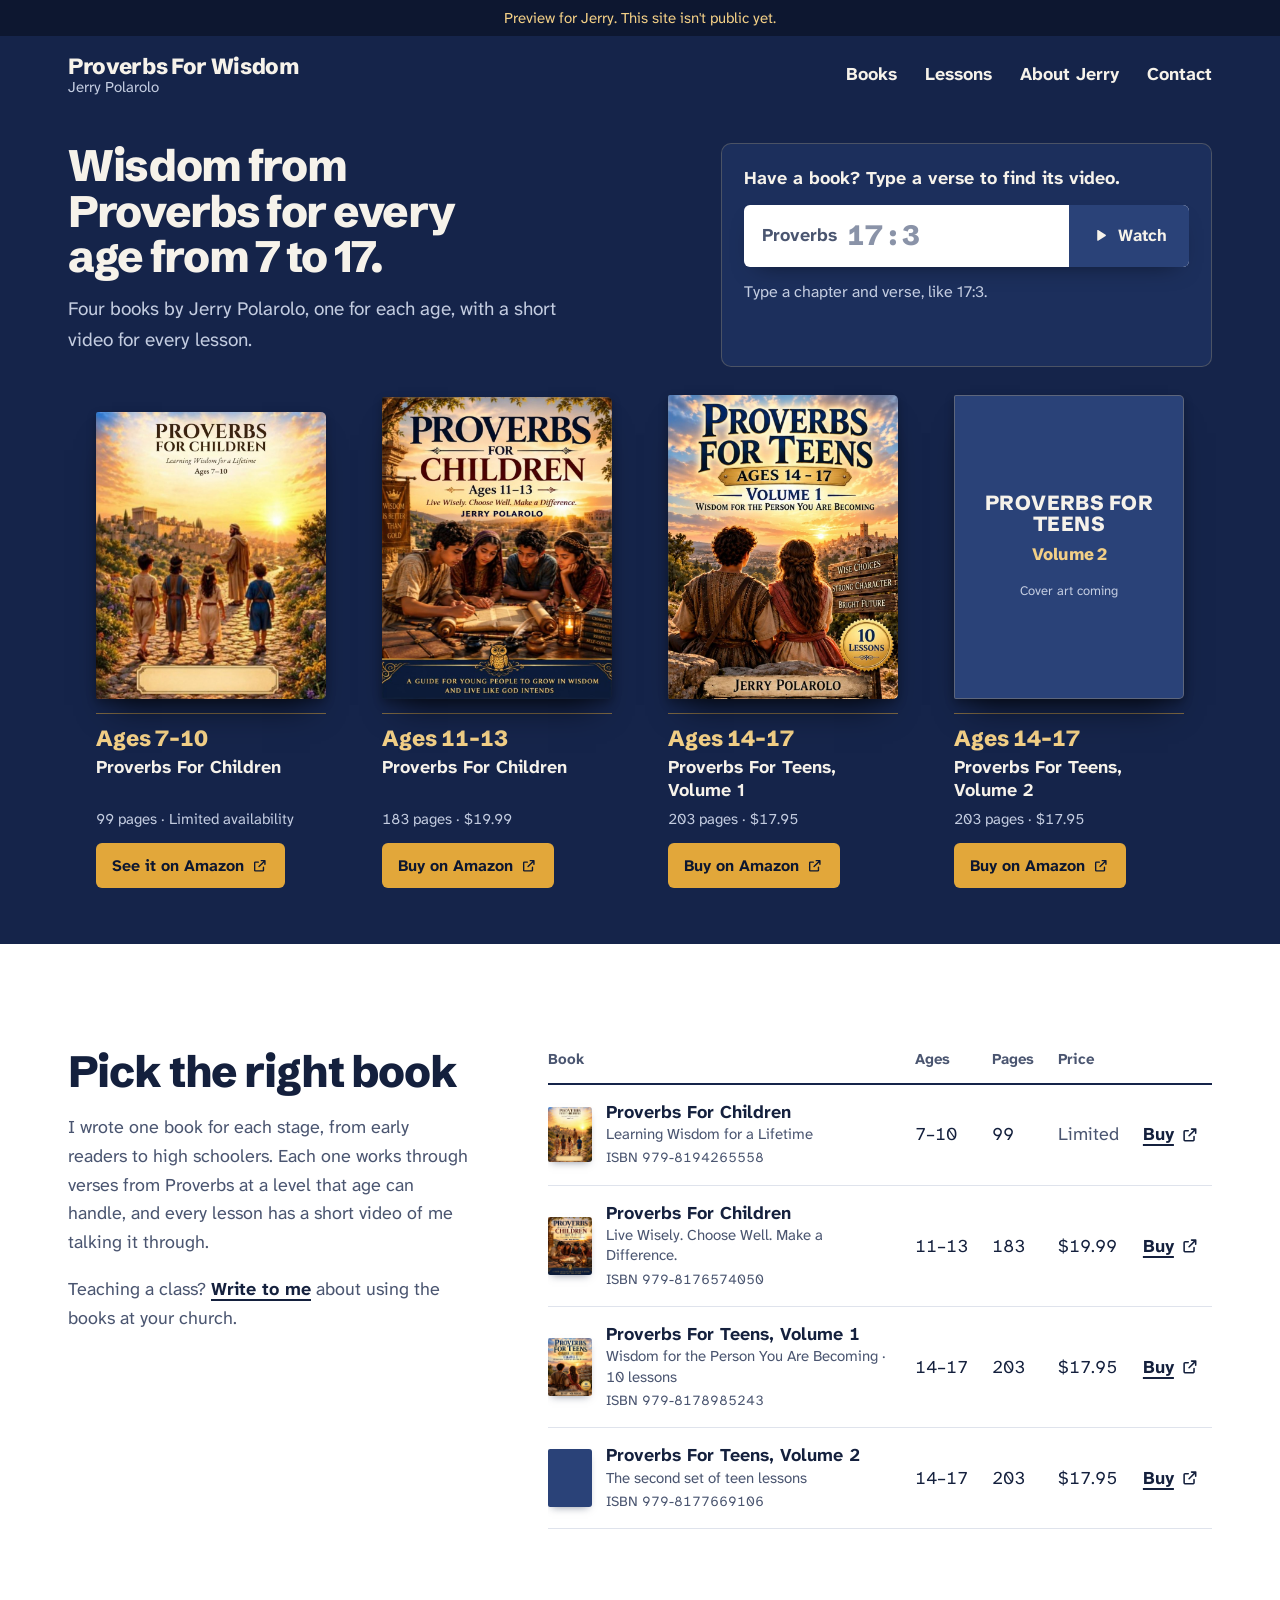
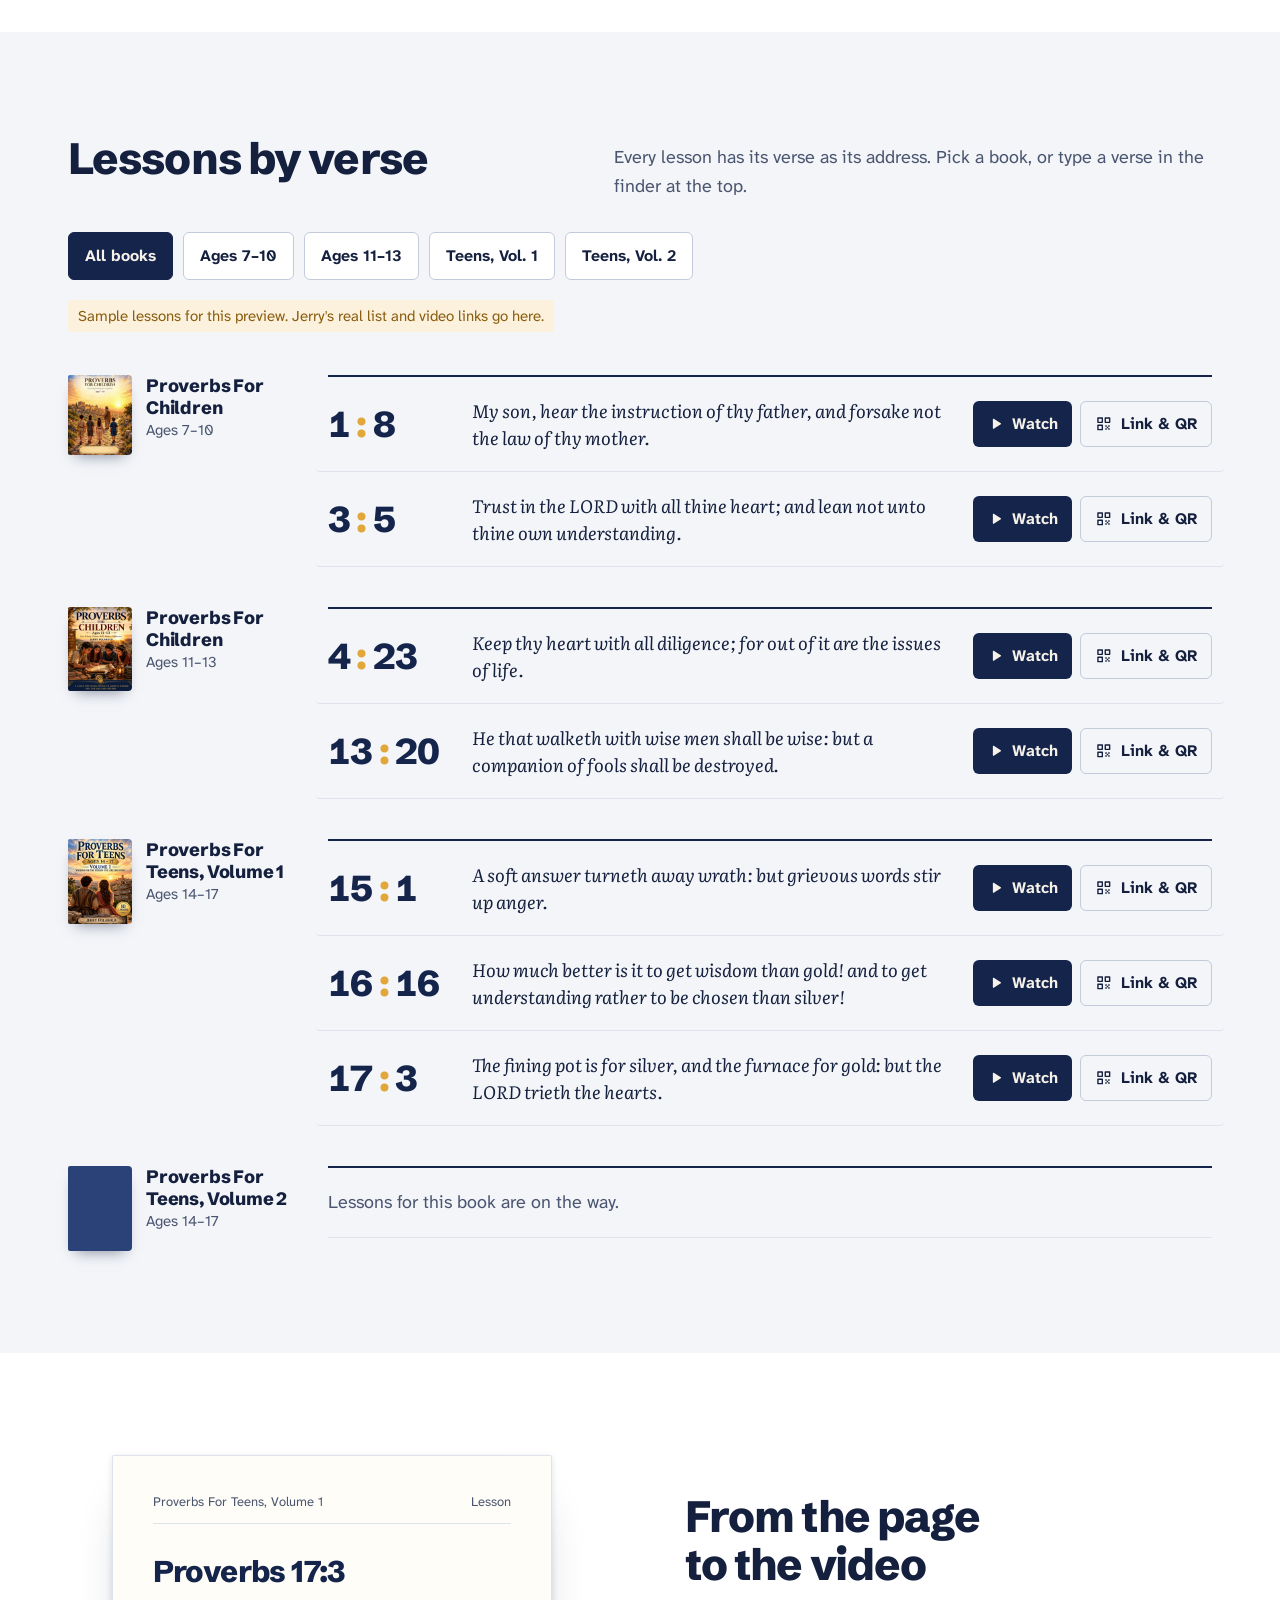
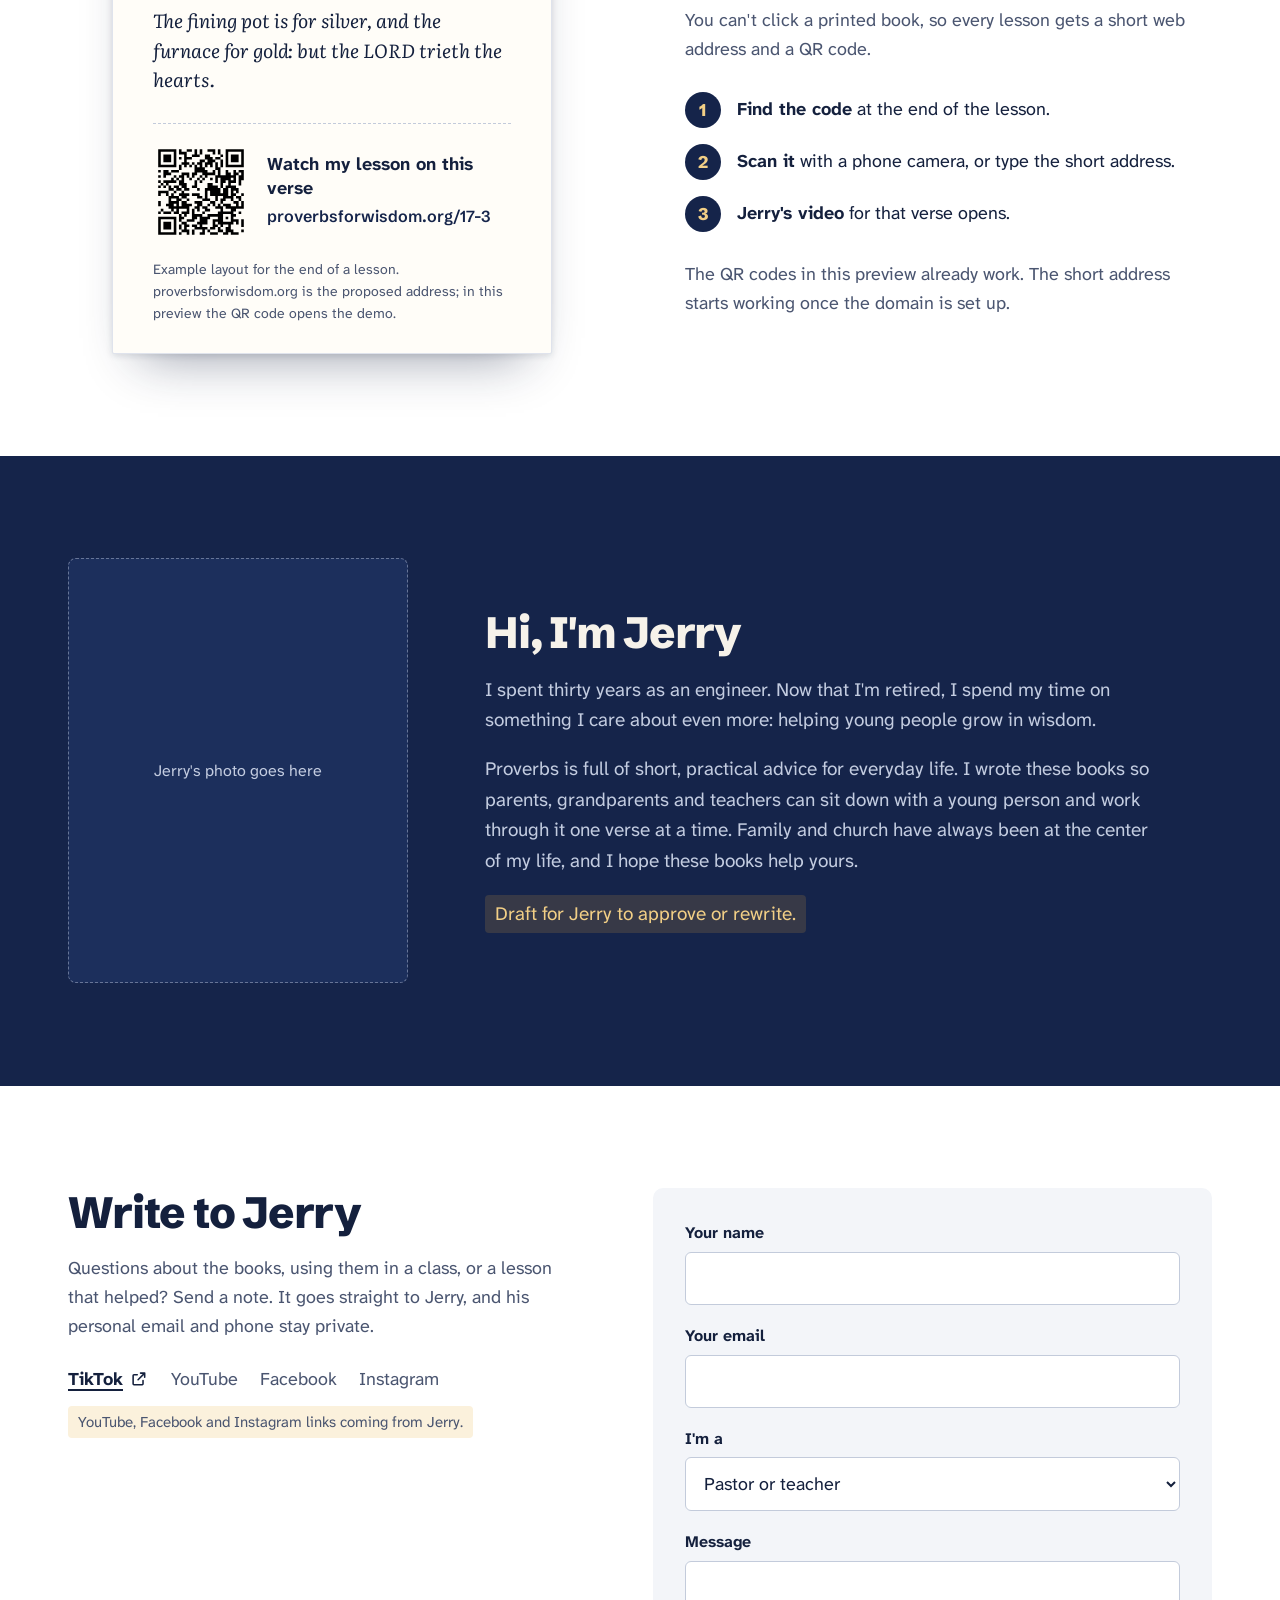
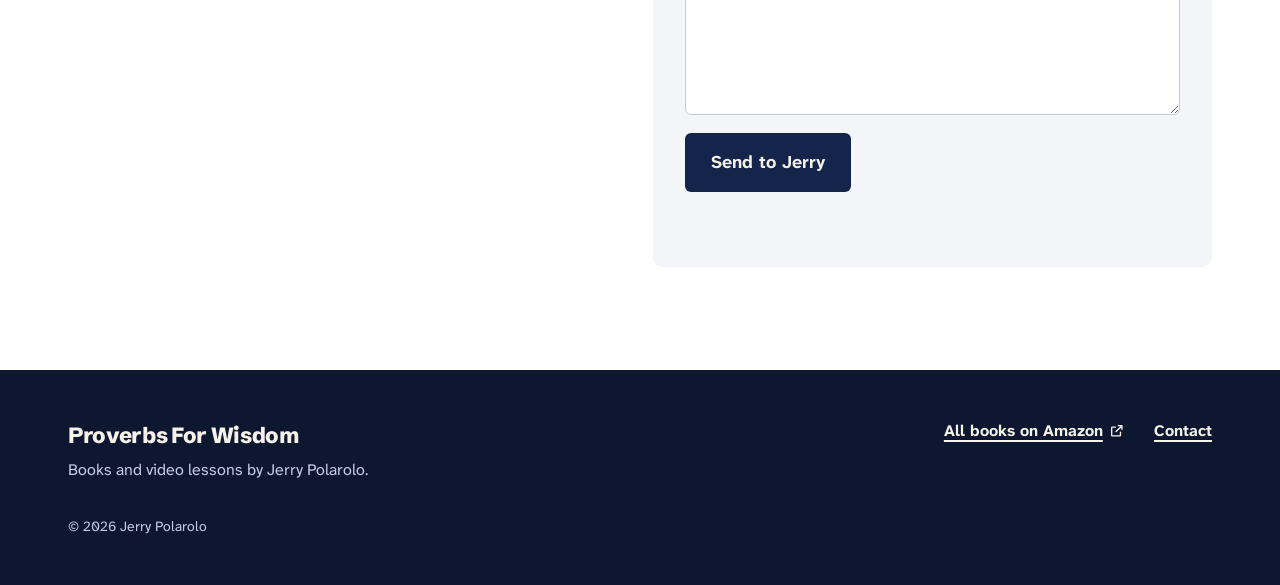
<file: index.html>
<!doctype html>
<html lang="en">
<head>
<meta charset="utf-8">
<meta name="viewport" content="width=device-width, initial-scale=1">
<title>Proverbs For Wisdom · Books by Jerry Polarolo</title>
<meta name="description" content="Four books from the Book of Proverbs by Jerry Polarolo, one for each age from 7 to 17, with a short video for every lesson.">
<!-- PREVIEW ONLY: remove the robots line and the preview strip at launch. -->
<meta name="robots" content="noindex, nofollow">
<meta property="og:title" content="Proverbs For Wisdom">
<meta property="og:description" content="Wisdom from Proverbs for every age from 7 to 17. Books and video lessons by Jerry Polarolo.">
<meta property="og:image" content="assets/covers/children-11-13.jpg">
<link rel="icon" href="data:image/svg+xml,%3Csvg xmlns='http://www.w3.org/2000/svg' viewBox='0 0 32 32'%3E%3Crect width='32' height='32' rx='6' fill='%2315244a'/%3E%3Cpath d='M10 7h7.5a6 6 0 0 1 0 12H14v6h-4z M14 11v4h3.3a2 2 0 0 0 0-4z' fill='%23e2a73a' fill-rule='evenodd'/%3E%3C/svg%3E">
<link rel="preload" href="assets/fonts/schibsted-grotesk-normal-600.woff2" as="font" type="font/woff2" crossorigin>
<link rel="stylesheet" href="styles.css">
</head>
<body>
<svg width="0" height="0" class="sprite" aria-hidden="true">
  <symbol id="i-out" viewBox="0 0 24 24"><path d="M14 5h5v5M19 5l-8 8M17 14v4a1 1 0 0 1-1 1H6a1 1 0 0 1-1-1V8a1 1 0 0 1 1-1h4" fill="none" stroke="currentColor" stroke-width="1.9" stroke-linecap="round" stroke-linejoin="round"/></symbol>
  <symbol id="i-play" viewBox="0 0 24 24"><path d="M8 5.8v12.4a.8.8 0 0 0 1.2.7l9.6-6.2a.8.8 0 0 0 0-1.4L9.2 5.1A.8.8 0 0 0 8 5.8z" fill="currentColor"/></symbol>
  <symbol id="i-link" viewBox="0 0 24 24"><path d="M10 14a4 4 0 0 0 5.7 0l3-3a4 4 0 0 0-5.7-5.7l-1 1M14 10a4 4 0 0 0-5.7 0l-3 3a4 4 0 0 0 5.7 5.7l1-1" fill="none" stroke="currentColor" stroke-width="1.9" stroke-linecap="round"/></symbol>
  <symbol id="i-qr" viewBox="0 0 24 24"><path d="M4 4h6v6H4zM14 4h6v6h-6zM4 14h6v6H4z" fill="none" stroke="currentColor" stroke-width="1.9" stroke-linejoin="round"/><path d="M14 14h2v2h-2zM18 14h2v2h-2zM16 16h2v2h-2zM14 18h2v2h-2zM18 18h2v2h-2z" fill="currentColor"/></symbol>
  <symbol id="i-check" viewBox="0 0 24 24"><path d="M5 12.5l4.5 4.5L19 7.5" fill="none" stroke="currentColor" stroke-width="2.2" stroke-linecap="round" stroke-linejoin="round"/></symbol>
  <symbol id="i-down" viewBox="0 0 24 24"><path d="M12 5v14M6 13l6 6 6-6" fill="none" stroke="currentColor" stroke-width="1.9" stroke-linecap="round" stroke-linejoin="round"/></symbol>
</svg>

<a class="skip" href="#books">Skip to the books</a>

<div class="preview-strip" role="note">Preview for Jerry. This site isn't public yet.</div>

<header class="masthead">
  <div class="wrap masthead-inner">
    <a class="wordmark" href="#top" aria-label="Proverbs For Wisdom, home">
      <span class="wordmark-name">Proverbs For Wisdom</span>
      <span class="wordmark-by">Jerry Polarolo</span>
    </a>
    <nav class="nav" aria-label="Main">
      <a href="#books">Books</a>
      <a href="#lessons">Lessons</a>
      <a href="#about">About Jerry</a>
      <a href="#contact">Contact</a>
    </nav>
  </div>
</header>

<main id="top">
  <section class="hero" aria-labelledby="hero-title">
    <div class="wrap hero-grid">
      <div class="hero-copy">
        <h1 id="hero-title">Wisdom from Proverbs for every age from&nbsp;7&nbsp;to&nbsp;17.</h1>
        <p class="hero-lede">Four books by Jerry Polarolo, one for each age, with a short video for every lesson.</p>
      </div>

      <form class="finder" id="finder" autocomplete="off" novalidate>
        <label class="finder-label" for="verse">Have a book? Type a verse to find its video.</label>
        <div class="finder-row">
          <span class="finder-prefix" aria-hidden="true">Proverbs</span>
          <input class="finder-input" id="verse" name="verse" type="text" inputmode="decimal" placeholder="17:3" aria-describedby="finder-status" spellcheck="false">
          <button class="btn finder-go" type="submit"><svg class="ic"><use href="#i-play"/></svg>Watch</button>
        </div>
        <div class="finder-status" id="finder-status" aria-live="polite">Type a chapter and verse, like 17:3.</div>
        <div class="finder-result" id="finder-result" hidden></div>
      </form>

      <ol class="shelf" id="books" aria-label="The four books, youngest to oldest"></ol>
    </div>
  </section>

  <section class="section pick" aria-labelledby="pick-title">
    <div class="wrap pick-grid">
      <div class="pick-copy">
        <h2 id="pick-title">Pick the right book</h2>
        <p>I wrote one book for each stage, from early readers to high schoolers. Each one works through verses from Proverbs at a level that age can handle, and every lesson has a short video of me talking it through.</p>
        <p class="note">Teaching a class? <a href="#contact">Write to me</a> about using the books at your church.</p>
      </div>
      <div class="table-scroll">
        <table class="facts-table">
          <caption class="sr">The four books compared</caption>
          <thead>
            <tr><th scope="col">Book</th><th scope="col">Ages</th><th scope="col">Pages</th><th scope="col">Price</th><th scope="col"><span class="sr">Amazon</span></th></tr>
          </thead>
          <tbody id="facts-body"></tbody>
        </table>
      </div>
    </div>
  </section>

  <section class="section lessons" id="lessons" aria-labelledby="lessons-title">
    <div class="wrap">
      <div class="lessons-head">
        <h2 id="lessons-title">Lessons by verse</h2>
        <p>Every lesson has its verse as its address. Pick a book, or type a verse in the finder at the top.</p>
      </div>
      <div class="filters" role="group" aria-label="Show lessons from">
        <button type="button" class="chip" data-filter="all" aria-pressed="true">All books</button>
      </div>
      <p class="sample-note">Sample lessons for this preview. Jerry's real list and video links go here.</p>
      <div class="library" id="library"></div>
    </div>
  </section>

  <section class="section page-to-video" aria-labelledby="ptv-title">
    <div class="wrap ptv-grid">
      <figure class="printed-page" aria-label="Example of a lesson's last page with its QR code and short address">
        <div class="pp-head"><span>Proverbs For Teens, Volume 1</span><span>Lesson</span></div>
        <p class="pp-ref">Proverbs 17:3</p>
        <blockquote class="pp-verse">The fining pot is for silver, and the furnace for gold: but the LORD trieth the hearts.</blockquote>
        <div class="pp-code">
          <img src="assets/qr/17-3.svg" alt="QR code for the Proverbs 17:3 lesson" width="96" height="96">
          <div><strong>Watch my lesson on this verse</strong><span class="pp-url">proverbsforwisdom.org<wbr><span class="nowrap">/17-3</span></span></div>
        </div>
        <figcaption>Example layout for the end of a lesson. proverbsforwisdom.org is the proposed address; in this preview the QR code opens the demo.</figcaption>
      </figure>
      <div class="ptv-copy">
        <h2 id="ptv-title">From the page to the video</h2>
        <p>You can't click a printed book, so every lesson gets a short web address and a QR code.</p>
        <ol class="steps">
          <li><strong>Find the code</strong> at the end of the lesson.</li>
          <li><strong>Scan it</strong> with a phone camera, or type the short address.</li>
          <li><strong>Jerry's video</strong> for that verse opens.</li>
        </ol>
        <p class="note">The QR codes in this preview already work. The short address starts working once the domain is set up.</p>
      </div>
    </div>
  </section>

  <section class="section about" id="about" aria-labelledby="about-title">
    <div class="wrap about-grid">
      <div class="portrait" role="img" aria-label="Space for Jerry's photo">
        <span>Jerry's photo goes here</span>
      </div>
      <div class="about-copy">
        <h2 id="about-title">Hi, I'm Jerry</h2>
        <p>I spent thirty years as an engineer. Now that I'm retired, I spend my time on something I care about even more: helping young people grow in wisdom.</p>
        <p>Proverbs is full of short, practical advice for everyday life. I wrote these books so parents, grandparents and teachers can sit down with a young person and work through it one verse at a time. Family and church have always been at the center of my life, and I hope these books help yours.</p>
        <p class="sample-note">Draft for Jerry to approve or rewrite.</p>
      </div>
    </div>
  </section>

  <section class="section contact" id="contact" aria-labelledby="contact-title">
    <div class="wrap contact-grid">
      <div class="contact-copy">
        <h2 id="contact-title">Write to Jerry</h2>
        <p>Questions about the books, using them in a class, or a lesson that helped? Send a note. It goes straight to Jerry, and his personal email and phone stay private.</p>
        <ul class="social" aria-label="Jerry's video channels">
          <li><a href="https://www.tiktok.com/@jerrypolarolo" rel="noopener">TikTok <svg class="ic"><use href="#i-out"/></svg></a></li>
          <li><span>YouTube</span></li>
          <li><span>Facebook</span></li>
          <li><span>Instagram</span></li>
        </ul>
        <p class="sample-note">YouTube, Facebook and Instagram links coming from Jerry.</p>
      </div>
      <form class="contact-form" id="contact-form" novalidate>
        <div class="field">
          <label for="c-name">Your name</label>
          <input id="c-name" name="name" type="text" autocomplete="name" required>
        </div>
        <div class="field">
          <label for="c-email">Your email</label>
          <input id="c-email" name="email" type="email" autocomplete="email" required>
        </div>
        <div class="field">
          <label for="c-who">I'm a</label>
          <select id="c-who" name="who">
            <option>Pastor or teacher</option>
            <option>Parent or grandparent</option>
            <option>Reader</option>
            <option>Something else</option>
          </select>
        </div>
        <div class="field">
          <label for="c-msg">Message</label>
          <textarea id="c-msg" name="message" rows="5" required></textarea>
        </div>
        <button class="btn btn-navy" type="submit">Send to Jerry</button>
        <p class="form-status" id="form-status" aria-live="polite"></p>
      </form>
    </div>
  </section>
</main>

<footer class="footer">
  <div class="wrap footer-inner">
    <div>
      <p class="wordmark-name">Proverbs For Wisdom</p>
      <p>Books and video lessons by Jerry Polarolo.</p>
    </div>
    <div class="footer-links">
      <a href="https://www.amazon.com/Jerry-Polarolo/e/B0HLXNZ7PZ" rel="noopener">All books on Amazon <svg class="ic"><use href="#i-out"/></svg></a>
      <a href="#contact">Contact</a>
    </div>
    <p class="footer-fine">© 2026 Jerry Polarolo</p>
  </div>
</footer>

<script src="app.js"></script>
</body>
</html>
</file>
<file: styles.css>
@font-face { font-family: 'Atkinson Hyperlegible Next'; font-style: normal; font-weight: 400; font-display: swap; src: url("assets/fonts/atkinson-hyperlegible-next-normal-400.woff2") format("woff2"); unicode-range: U+0000-00FF, U+0131, U+0152-0153, U+02BB-02BC, U+02C6, U+02DA, U+02DC, U+0304, U+0308, U+0329, U+2000-206F, U+20AC, U+2122, U+2191, U+2193, U+2212, U+2215, U+FEFF, U+FFFD; }
@font-face { font-family: 'Atkinson Hyperlegible Next'; font-style: normal; font-weight: 700; font-display: swap; src: url("assets/fonts/atkinson-hyperlegible-next-normal-400.woff2") format("woff2"); unicode-range: U+0000-00FF, U+0131, U+0152-0153, U+02BB-02BC, U+02C6, U+02DA, U+02DC, U+0304, U+0308, U+0329, U+2000-206F, U+20AC, U+2122, U+2191, U+2193, U+2212, U+2215, U+FEFF, U+FFFD; }
@font-face { font-family: 'Literata'; font-style: italic; font-weight: 400; font-display: swap; src: url("assets/fonts/literata-italic-400.woff2") format("woff2"); unicode-range: U+0000-00FF, U+0131, U+0152-0153, U+02BB-02BC, U+02C6, U+02DA, U+02DC, U+0304, U+0308, U+0329, U+2000-206F, U+20AC, U+2122, U+2191, U+2193, U+2212, U+2215, U+FEFF, U+FFFD; }
@font-face { font-family: 'Schibsted Grotesk'; font-style: normal; font-weight: 600; font-display: swap; src: url("assets/fonts/schibsted-grotesk-normal-600.woff2") format("woff2"); unicode-range: U+0000-00FF, U+0131, U+0152-0153, U+02BB-02BC, U+02C6, U+02DA, U+02DC, U+0304, U+0308, U+0329, U+2000-206F, U+20AC, U+2122, U+2191, U+2193, U+2212, U+2215, U+FEFF, U+FFFD; }
@font-face { font-family: 'Schibsted Grotesk'; font-style: normal; font-weight: 800; font-display: swap; src: url("assets/fonts/schibsted-grotesk-normal-600.woff2") format("woff2"); unicode-range: U+0000-00FF, U+0131, U+0152-0153, U+02BB-02BC, U+02C6, U+02DA, U+02DC, U+0304, U+0308, U+0329, U+2000-206F, U+20AC, U+2122, U+2191, U+2193, U+2212, U+2215, U+FEFF, U+FFFD; }

/* Proverbs For Wisdom: series navy from the covers' title ink, the covers' sun gold for actions and verse numbers. */
:root {
  --navy-950: #0d1730;
  --navy-900: #15244a;
  --navy-800: #1c2f5c;
  --navy-700: #2a4278;
  --gold-500: #e2a73a;
  --gold-300: #f2cf86;
  --gold-wash: #fbf1dc;
  --gold-ink: #8a5d0f;
  --on-navy: #f6f2ea;
  --on-navy-2: #c3cce0;
  --ink: #14203d;
  --ink-2: #4a5570;
  --line: #dfe3ec;
  --line-strong: #c3cbdb;
  --ground: #ffffff;
  --ground-2: #f3f5f9;
  --paper: #fffdf8;
  --error: #b3261e;

  --f-display: "Schibsted Grotesk", "Helvetica Neue", Arial, sans-serif;
  --f-body: "Atkinson Hyperlegible Next", "Atkinson Hyperlegible", "Segoe UI", system-ui, sans-serif;
  --f-scripture: "Literata", Georgia, "Times New Roman", serif;

  --step-0: 1.125rem;   /* 18px body */
  --step-1: 1.375rem;
  --step-2: 1.75rem;
  --step-3: clamp(1.9rem, 1.3rem + 1.8vw, 2.75rem);
  --step-4: clamp(2.2rem, 1.2rem + 2vw, 2.75rem);

  --gutter: clamp(16px, 4vw, 48px);
  --section: clamp(64px, 8vw, 112px);
  --radius: 6px;
  --lift: cubic-bezier(.16, 1, .3, 1);
}

*, *::before, *::after { box-sizing: border-box; }
html { scroll-behavior: smooth; scroll-padding-top: 24px; scrollbar-color: var(--navy-700) var(--ground-2); -webkit-text-size-adjust: 100%; }
body { margin: 0; background: var(--ground); color: var(--ink); font-family: var(--f-body); font-size: var(--step-0); line-height: 1.6; }
img { max-width: 100%; height: auto; display: block; }
[hidden] { display: none !important; }
h1, h2, h3 { font-family: var(--f-display); font-weight: 800; letter-spacing: -0.02em; line-height: 1.1; text-wrap: balance; margin: 0; }
h2 { font-size: var(--step-3); margin-bottom: 18px; }
p { margin: 0 0 1em; }
p:last-child { margin-bottom: 0; }
a { color: inherit; text-decoration-thickness: 1.5px; text-underline-offset: .22em; }
::selection { background: var(--gold-300); color: var(--navy-950); }
input, textarea, select, button { font: inherit; color: inherit; }
input, textarea { caret-color: var(--navy-900); }
:focus-visible { outline: 3px solid var(--gold-500); outline-offset: 3px; border-radius: 2px; }
.sprite { position: absolute; }
.ic { width: 1.1em; height: 1.1em; flex: none; }
.sr { position: absolute; width: 1px; height: 1px; padding: 0; margin: -1px; overflow: hidden; clip: rect(0 0 0 0); white-space: nowrap; border: 0; }
.skip { position: absolute; left: 12px; top: -60px; background: var(--gold-500); color: var(--navy-950); padding: 10px 16px; font-weight: 700; z-index: 10; border-radius: var(--radius); }
.skip:focus { top: 12px; }
.wrap { max-width: 1240px; margin-inline: auto; padding-inline: var(--gutter); }

/* ---------- buttons ---------- */
.btn { display: inline-flex; align-items: center; justify-content: center; gap: .5em; border: 0; border-radius: var(--radius); font-weight: 700; cursor: pointer; text-decoration: none; transition: background-color .2s, color .2s, transform .2s var(--lift); }
.btn:active { transform: translateY(1px); }
.btn-gold { background: var(--gold-500); color: var(--navy-950); }
.btn-gold:hover { background: var(--gold-300); }
.btn-navy { background: var(--navy-900); color: var(--on-navy); padding: 15px 26px; font-size: var(--step-0); }
.btn-navy:hover { background: var(--navy-700); }
.btn-quiet { background: transparent; color: var(--ink); border: 1.5px solid var(--line-strong); padding: 9px 14px; font-size: 1rem; }
.btn-quiet:hover { border-color: var(--navy-900); }
.btn-quiet[aria-expanded="true"] { background: var(--navy-900); border-color: var(--navy-900); color: var(--on-navy); }
.btn-small { padding: 9px 14px; font-size: 1rem; }

/* ---------- preview strip + masthead ---------- */
.preview-strip { background: var(--navy-950); color: var(--gold-300); text-align: center; font-size: .9375rem; padding: 6px var(--gutter); }
.masthead { background: var(--navy-900); color: var(--on-navy); }
.masthead-inner { display: flex; align-items: center; justify-content: space-between; gap: 12px 32px; flex-wrap: wrap; padding-block: 18px; }
.wordmark { display: grid; text-decoration: none; line-height: 1.15; }
.wordmark-name { font-family: var(--f-display); font-weight: 800; font-size: 1.375rem; letter-spacing: -0.015em; }
.wordmark-by { font-size: .9375rem; color: var(--on-navy-2); }
.nav { display: flex; flex-wrap: wrap; gap: 4px 28px; }
.nav a { text-decoration: none; font-weight: 700; padding: 6px 0; border-bottom: 2px solid transparent; transition: border-color .2s; }
.nav a:hover { border-bottom-color: var(--gold-500); }

/* ---------- hero ---------- */
.hero { background: var(--navy-900); color: var(--on-navy); }
.hero-grid {
  display: grid;
  grid-template-columns: minmax(0, 1.2fr) minmax(320px, 1fr);
  grid-template-areas: "copy finder" "shelf shelf";
  column-gap: clamp(32px, 5vw, 80px);
  padding-block: clamp(24px, 2.2vw, 30px) 0;
  align-items: start;
}
.hero-copy { grid-area: copy; }
.hero h1 { font-size: var(--step-4); line-height: 1.04; letter-spacing: -0.03em; max-width: 16ch; color: var(--on-navy); }
.hero-lede { margin-top: 14px; max-width: 44ch; color: var(--on-navy-2); font-size: 1.1875rem; }

/* finder: the signature interaction */
.finder { grid-area: finder; background: var(--navy-800); border: 1px solid rgba(242, 207, 134, .22); border-radius: 10px; padding: 20px 22px 18px; }
.finder-label { display: block; font-weight: 700; margin-bottom: 12px; }
.finder-row { display: flex; align-items: stretch; height: 62px; background: var(--ground); border-radius: var(--radius); overflow: hidden; box-shadow: 0 10px 24px -14px rgba(0, 0, 0, .6); }
.finder-row:focus-within { outline: 3px solid var(--gold-500); outline-offset: 3px; }
.finder-prefix { display: flex; align-items: center; padding-left: 18px; color: var(--ink-2); font-weight: 700; }
.finder-input { flex: 1; min-width: 0; border: 0; background: transparent; color: var(--ink); padding: 0 10px; font-family: var(--f-display); font-weight: 800; font-size: 1.75rem; letter-spacing: .01em; font-variant-numeric: tabular-nums; }
.finder-input:focus { outline: none; }
.finder-input::placeholder { color: #8a93a8; opacity: 1; }
.finder-go { padding: 0 22px; font-size: 1.0625rem; border-radius: 0; background: var(--navy-700); color: var(--on-navy); }
.finder-go:hover { background: var(--navy-900); }
.finder-status { margin-top: 12px; font-size: 1rem; color: var(--on-navy-2); min-height: 69px; }
.finder-status[data-state="found"] { position: absolute; width: 1px; height: 1px; overflow: hidden; clip: rect(0 0 0 0); white-space: nowrap; }
.finder-status[data-state="missing"], .finder-status[data-state="invalid"] { color: var(--on-navy); }
.finder-result { margin-top: 12px; display: grid; grid-template-columns: 40px minmax(0, 1fr) auto; gap: 12px; align-items: center; height: 69px; box-sizing: border-box; background: rgba(255, 255, 255, .07); border-radius: 8px; padding: 8px 10px; animation: rise .45s var(--lift) both; }
.finder-result img, .finder-result .mini-placeholder { width: 40px; border-radius: 2px 3px 3px 2px; box-shadow: 0 6px 12px -6px rgba(0, 0, 0, .6); }
.mini-placeholder { aspect-ratio: 760 / 1005; background: var(--navy-700); }
.fr-text { min-width: 0; line-height: 1.3; }
.fr-ref { display: block; font-family: var(--f-display); font-weight: 800; font-size: 1.125rem; color: var(--gold-300); }
.fr-book { display: block; font-size: .875rem; color: var(--on-navy-2); }
.fr-book a { color: var(--on-navy); font-weight: 700; }
.fr-watch { background: var(--on-navy); color: var(--navy-950); padding: 9px 14px; font-size: .9375rem; }
.fr-watch:hover { background: var(--ground); }

/* shelf: the books are the hero */
.shelf { grid-area: shelf; list-style: none; margin: clamp(22px, 2.2vw, 30px) 0 0; padding: 0 0 clamp(36px, 4.5vw, 56px); display: grid; grid-template-columns: repeat(4, minmax(0, 1fr)); grid-auto-rows: auto; }
.book { display: grid; grid-row: span 5; grid-template-rows: subgrid; row-gap: 0; padding-inline: clamp(8px, 2.2vw, 30px); }
.book-cover { align-self: end; position: relative; display: block; text-decoration: none; border-radius: 2px 5px 5px 2px; box-shadow: 0 22px 32px -16px rgba(0, 0, 0, .7), 0 4px 10px rgba(0, 0, 0, .28); transition: transform .45s var(--lift), box-shadow .45s var(--lift); }
.book-cover img { width: 100%; height: auto; border-radius: inherit; }
a.book-cover:hover { transform: translateY(-8px); box-shadow: 0 34px 40px -18px rgba(0, 0, 0, .75), 0 8px 16px rgba(0, 0, 0, .25); }
.cover-placeholder { aspect-ratio: 760 / 1005; background: var(--navy-700); border-radius: inherit; display: grid; align-content: center; justify-items: center; gap: 6px; text-align: center; padding: 12%; border: 1px solid rgba(242, 207, 134, .25); }
.cover-placeholder b { font-family: var(--f-display); font-weight: 800; font-size: clamp(.95rem, 1.6vw, 1.5rem); line-height: 1.05; text-transform: uppercase; letter-spacing: .02em; color: var(--on-navy); }
.cover-placeholder em { font-style: normal; font-family: var(--f-display); font-weight: 800; color: var(--gold-300); font-size: clamp(.9rem, 1.3vw, 1.2rem); }
.cover-placeholder small { font-size: .8125rem; color: var(--on-navy-2); margin-top: 8px; }
.book-ages { border-top: 1px solid rgba(226, 167, 58, .5); margin-top: 14px; padding-top: 12px; font-family: var(--f-display); font-weight: 800; font-size: var(--step-1); color: var(--gold-300); line-height: 1.2; font-variant-numeric: tabular-nums; }
.book-title { font-weight: 700; line-height: 1.3; margin-top: 4px; }
.book-facts { font-size: .9375rem; color: var(--on-navy-2); font-variant-numeric: tabular-nums; margin-top: 4px; }
.book-buy { display: inline-flex; align-items: center; gap: .45em; justify-self: start; align-self: start; margin-top: 12px; padding: 10px 16px; border-radius: var(--radius); background: var(--gold-500); color: var(--navy-950); font-weight: 700; font-size: 1rem; text-decoration: none; white-space: nowrap; transition: background-color .2s; }
.book-buy:hover { background: var(--gold-300); }

/* ---------- sections ---------- */
.section { padding-block: var(--section); }
.note { color: var(--ink-2); }
.sample-note { display: inline-block; font-size: .9375rem; color: var(--gold-ink); background: var(--gold-wash); padding: 4px 10px; border-radius: 4px; }

/* pick the right book */
.pick-grid { display: grid; grid-template-columns: minmax(0, 1fr) minmax(0, 1.65fr); gap: clamp(32px, 6vw, 80px); align-items: start; }
.pick-copy p { color: var(--ink-2); max-width: 46ch; }
.pick-copy .note a { color: var(--ink); font-weight: 700; }
.table-scroll { overflow-x: auto; }
.facts-table { width: 100%; border-collapse: collapse; font-variant-numeric: tabular-nums; }
.facts-table th { text-align: left; font-size: .9375rem; color: var(--ink-2); font-weight: 700; padding: 0 12px 12px; border-bottom: 2px solid var(--navy-900); white-space: nowrap; }
.facts-table td { padding: 16px 12px; border-bottom: 1px solid var(--line); vertical-align: middle; }
.facts-table td:nth-child(2) { white-space: nowrap; }
.facts-table th:first-child, .facts-table td:first-child { padding-left: 0; }
.ft-book { display: flex; align-items: center; gap: 14px; min-width: 15rem; }
.ft-book img, .ft-book .mini-placeholder { width: 44px; border-radius: 2px 3px 3px 2px; box-shadow: 0 4px 8px -4px rgba(20, 32, 61, .5); flex: none; }
.ft-title { font-weight: 700; line-height: 1.3; }
.ft-sub { font-size: .9375rem; color: var(--ink-2); line-height: 1.35; }
.ft-isbn { font-size: .875rem; color: var(--ink-2); font-variant-numeric: tabular-nums; margin-top: 2px; }
.ft-muted { color: var(--ink-2); }
.facts-table td:last-child { text-align: right; white-space: nowrap; }
.facts-table a { font-weight: 700; display: inline-flex; align-items: center; gap: .35em; }

/* lessons */
.lessons { background: var(--ground-2); }
.lessons-head { display: grid; grid-template-columns: minmax(0, 1fr) minmax(0, 1.2fr); gap: 12px 48px; align-items: end; }
.lessons-head p { color: var(--ink-2); max-width: 52ch; }
.filters { display: flex; flex-wrap: wrap; gap: 10px; margin-top: 32px; }
.chip { background: var(--ground); border: 1.5px solid var(--line-strong); border-radius: var(--radius); padding: 10px 16px; font-weight: 700; font-size: 1rem; cursor: pointer; transition: background-color .2s, border-color .2s, color .2s; }
.chip:hover { border-color: var(--navy-900); }
.chip[aria-pressed="true"] { background: var(--navy-900); border-color: var(--navy-900); color: var(--on-navy); }
.lessons .sample-note { margin-top: 20px; }
.library { margin-top: 28px; display: grid; gap: 40px; }
.lesson-group { display: grid; grid-template-columns: 220px minmax(0, 1fr); gap: 16px 40px; }
.group-head { display: flex; gap: 14px; align-items: flex-start; }
.group-head img, .group-head .mini-placeholder { width: 64px; border-radius: 2px 4px 4px 2px; box-shadow: 0 8px 14px -8px rgba(20, 32, 61, .55); flex: none; }
.group-title { font-family: var(--f-display); font-weight: 800; font-size: 1.125rem; line-height: 1.2; letter-spacing: -0.01em; }
.group-ages { color: var(--ink-2); font-size: .9375rem; }
.lesson-list { list-style: none; margin: 0; padding: 0; border-top: 2px solid var(--navy-900); }
.lesson { display: grid; grid-template-columns: 7.5rem minmax(0, 1fr) auto; gap: 8px 24px; align-items: center; padding: 20px 12px; margin-inline: -12px; border-bottom: 1px solid var(--line); border-radius: 4px; transition: background-color 1.2s ease-out; }
.lesson.is-found { background: var(--gold-wash); transition: none; }
.lesson-ref { font-family: var(--f-display); font-weight: 800; font-size: 2.25rem; line-height: 1; letter-spacing: -0.02em; color: var(--navy-900); font-variant-numeric: tabular-nums; }
.lesson-ref .colon { color: var(--gold-500); }
.lesson-verse { font-family: var(--f-scripture); font-style: italic; font-size: 1.125rem; line-height: 1.5; margin: 0; max-width: 60ch; }
.lesson-actions { display: flex; gap: 8px; flex-wrap: wrap; justify-content: flex-end; }
.lesson-extra { grid-column: 2 / -1; display: flex; gap: 20px; align-items: center; flex-wrap: wrap; animation: rise .4s var(--lift) both; }
.lesson-extra img { width: 120px; height: 120px; background: var(--ground); padding: 6px; border-radius: 4px; border: 1px solid var(--line); }
.lesson-extra p { margin: 0; font-size: 1rem; color: var(--ink-2); max-width: 40ch; }
.lesson-extra .addr { display: block; font-family: var(--f-display); font-weight: 600; font-size: 1.125rem; color: var(--ink); }
.lesson-msg { grid-column: 2 / -1; margin: 0; font-size: 1rem; color: var(--gold-ink); }
.empty { padding: 20px 0; color: var(--ink-2); border-bottom: 1px solid var(--line); }

/* page to video */
.ptv-grid { display: grid; grid-template-columns: minmax(0, 1fr) minmax(0, 1fr); gap: clamp(40px, 7vw, 96px); align-items: center; }
.printed-page { margin: 0; justify-self: center; width: min(100%, 440px); background: var(--paper); padding: 36px 40px 28px; border-radius: 2px; box-shadow: 0 30px 50px -28px rgba(20, 32, 61, .45), 0 2px 6px rgba(20, 32, 61, .12); border: 1px solid var(--line); }
.pp-head { display: flex; justify-content: space-between; gap: 12px; font-size: .8125rem; color: var(--ink-2); border-bottom: 1px solid var(--line); padding-bottom: 10px; }
.pp-ref { font-family: var(--f-display); font-weight: 800; font-size: 1.875rem; letter-spacing: -0.02em; color: var(--navy-900); margin: 24px 0 10px; }
.pp-verse { font-family: var(--f-scripture); font-style: italic; font-size: 1.1875rem; line-height: 1.55; margin: 0 0 28px; }
.pp-code { display: flex; align-items: center; gap: 18px; border-top: 1px dashed var(--line-strong); padding-top: 20px; }
.pp-code img { width: 96px; height: 96px; flex: none; }
.pp-code strong { display: block; line-height: 1.3; }
.pp-url { display: block; font-family: var(--f-display); font-weight: 600; font-size: 1rem; color: var(--navy-900); margin-top: 4px; }
.nowrap { white-space: nowrap; }
.printed-page figcaption { margin-top: 18px; font-size: .875rem; color: var(--ink-2); }
.ptv-copy p { color: var(--ink-2); max-width: 46ch; }
.steps { list-style: none; counter-reset: step; margin: 28px 0; padding: 0; display: grid; gap: 16px; }
.steps li { counter-increment: step; position: relative; padding-left: 3.25rem; min-height: 2.25rem; padding-top: .2rem; }
.steps li::before { content: counter(step); position: absolute; left: 0; top: 0; display: grid; place-items: center; width: 2.25rem; height: 2.25rem; border-radius: 50%; background: var(--navy-900); color: var(--gold-300); font-family: var(--f-display); font-weight: 800; font-size: 1.0625rem; }

/* about */
.about { background: var(--navy-900); color: var(--on-navy); }
.about-grid { display: grid; grid-template-columns: minmax(0, 340px) minmax(0, 1fr); gap: clamp(32px, 6vw, 80px); align-items: center; }
.portrait { aspect-ratio: 4 / 5; border-radius: 8px; border: 1.5px dashed rgba(195, 204, 224, .45); background: var(--navy-800); display: grid; place-items: center; color: var(--on-navy-2); font-size: 1rem; padding: 24px; text-align: center; }
.about-copy p { color: var(--on-navy-2); font-size: 1.1875rem; max-width: 56ch; }
.about-copy h2 { color: var(--on-navy); }
.about .sample-note { background: rgba(226, 167, 58, .16); color: var(--gold-300); }

/* contact */
.contact-grid { display: grid; grid-template-columns: minmax(0, 1fr) minmax(0, 1.1fr); gap: clamp(32px, 6vw, 80px); align-items: start; }
.contact-copy p { color: var(--ink-2); max-width: 44ch; }
.social { list-style: none; margin: 24px 0 12px; padding: 0; display: flex; flex-wrap: wrap; gap: 8px 22px; font-weight: 700; }
.social a { display: inline-flex; align-items: center; gap: .35em; }
.social span { color: var(--ink-2); font-weight: 400; }
.contact-form { display: grid; gap: 18px; background: var(--ground-2); padding: clamp(20px, 3vw, 32px); border-radius: 10px; }
.field { display: grid; gap: 6px; }
.field label { font-weight: 700; font-size: 1rem; }
.field input, .field select, .field textarea { width: 100%; background: var(--ground); border: 1.5px solid var(--line-strong); border-radius: var(--radius); padding: 13px 14px; font-size: var(--step-0); line-height: 1.4; transition: border-color .2s; }
.field textarea { resize: vertical; min-height: 8rem; }
.field input:hover, .field select:hover, .field textarea:hover { border-color: var(--ink-2); }
.field input:focus, .field select:focus, .field textarea:focus { outline: 3px solid var(--gold-500); outline-offset: 1px; border-color: var(--navy-900); }
.field [aria-invalid="true"] { border-color: var(--error); }
.field-error { color: var(--error); font-size: .9375rem; }
.contact-form .btn-navy { justify-self: start; }
.contact-form .btn-navy[disabled] { opacity: .6; cursor: progress; }
.form-status { margin: 0; font-size: 1rem; min-height: 1.6em; }
.form-status[data-state="sent"] { color: var(--ink); font-weight: 700; display: flex; gap: .5em; align-items: center; }
.form-status[data-state="error"] { color: var(--error); }

/* footer */
.footer { background: var(--navy-950); color: var(--on-navy-2); padding-block: 48px; font-size: 1rem; }
.footer-inner { display: flex; flex-wrap: wrap; gap: 24px 48px; justify-content: space-between; align-items: flex-start; }
.footer .wordmark-name { color: var(--on-navy); margin-bottom: 4px; }
.footer-links { display: flex; flex-wrap: wrap; gap: 8px 28px; font-weight: 700; color: var(--on-navy); }
.footer-links a { display: inline-flex; align-items: center; gap: .35em; }
.footer-fine { width: 100%; font-size: .875rem; margin: 8px 0 0; }

@keyframes rise { from { opacity: 0; transform: translateY(10px); } to { opacity: 1; transform: none; } }

/* ---------- responsive ---------- */
@media (max-width: 980px) {
  .hero-grid { grid-template-columns: minmax(0, 1fr); grid-template-areas: "copy" "finder" "shelf"; row-gap: 28px; }
  .finder { max-width: 560px; }
  .shelf { margin-top: 8px; }
  .pick-grid, .ptv-grid, .contact-grid { grid-template-columns: minmax(0, 1fr); }
  .lessons-head { grid-template-columns: minmax(0, 1fr); }
  .lesson-group { grid-template-columns: minmax(0, 1fr); }
  .about-grid { grid-template-columns: minmax(0, 1fr); }
  .portrait { order: 2; max-width: 220px; aspect-ratio: 1; }
  .ptv-copy { order: -1; }
}
@media (max-width: 640px) {
  .hero-grid { grid-template-areas: "copy" "shelf" "finder"; padding-bottom: 40px; }
  .hero-lede { font-size: 1.0625rem; }
  .shelf { grid-template-columns: repeat(2, minmax(0, 1fr)); row-gap: 28px; padding-bottom: 0; margin-top: 4px; }
  .book { padding-inline: 8px; }
  .book-ages { margin-top: 14px; padding-top: 10px; }
  .book-buy { padding: 9px 12px; }
  .book-ages { font-size: 1.1875rem; }
  .book-title, .book-facts { font-size: .9375rem; }
  .finder { padding: 16px; }
  .finder-row { height: 56px; }
  .finder-prefix { padding-left: 12px; font-size: 1rem; }
  .finder-input { font-size: 1.5rem; padding: 0 6px; }
  .finder-go { padding: 0 16px; }
  .lesson { grid-template-columns: minmax(0, 1fr); gap: 10px; padding-block: 18px; }
  .lesson-ref { font-size: 1.875rem; }
  .lesson-actions { justify-content: flex-start; }
  .lesson-extra, .lesson-msg { grid-column: 1; }
  .printed-page { padding: 28px 24px 22px; }
  .pp-code img { width: 80px; height: 80px; }
  .facts-table th:nth-child(3), .facts-table td:nth-child(3) { display: none; }
  .ft-book { min-width: 0; }
  .ft-book img, .ft-book .mini-placeholder { display: none; }
  .ft-sub { display: none; }
  .facts-table thead { display: none; }
  .facts-table, .facts-table tbody, .facts-table td { display: block; }
  .facts-table tbody { border-top: 2px solid var(--navy-900); }
  .facts-table tr { display: grid; grid-template-columns: auto auto minmax(0, 1fr); gap: 6px 18px; align-items: baseline; padding: 14px 0; border-bottom: 1px solid var(--line); }
  .facts-table td { border: 0; padding: 0; }
  .facts-table td:first-child { grid-column: 1 / -1; }
  .facts-table td:nth-child(2)::before { content: "Ages "; }
  .book-buy { font-size: .9375rem; }
  .nav { gap: 4px 20px; font-size: 1rem; }
}

@media (prefers-reduced-motion: reduce) {
  html { scroll-behavior: auto; }
  *, *::before, *::after { animation-duration: 1ms !important; animation-iteration-count: 1 !important; transition-duration: 1ms !important; }
  a.book-cover:hover { transform: none; }
}
</file>
